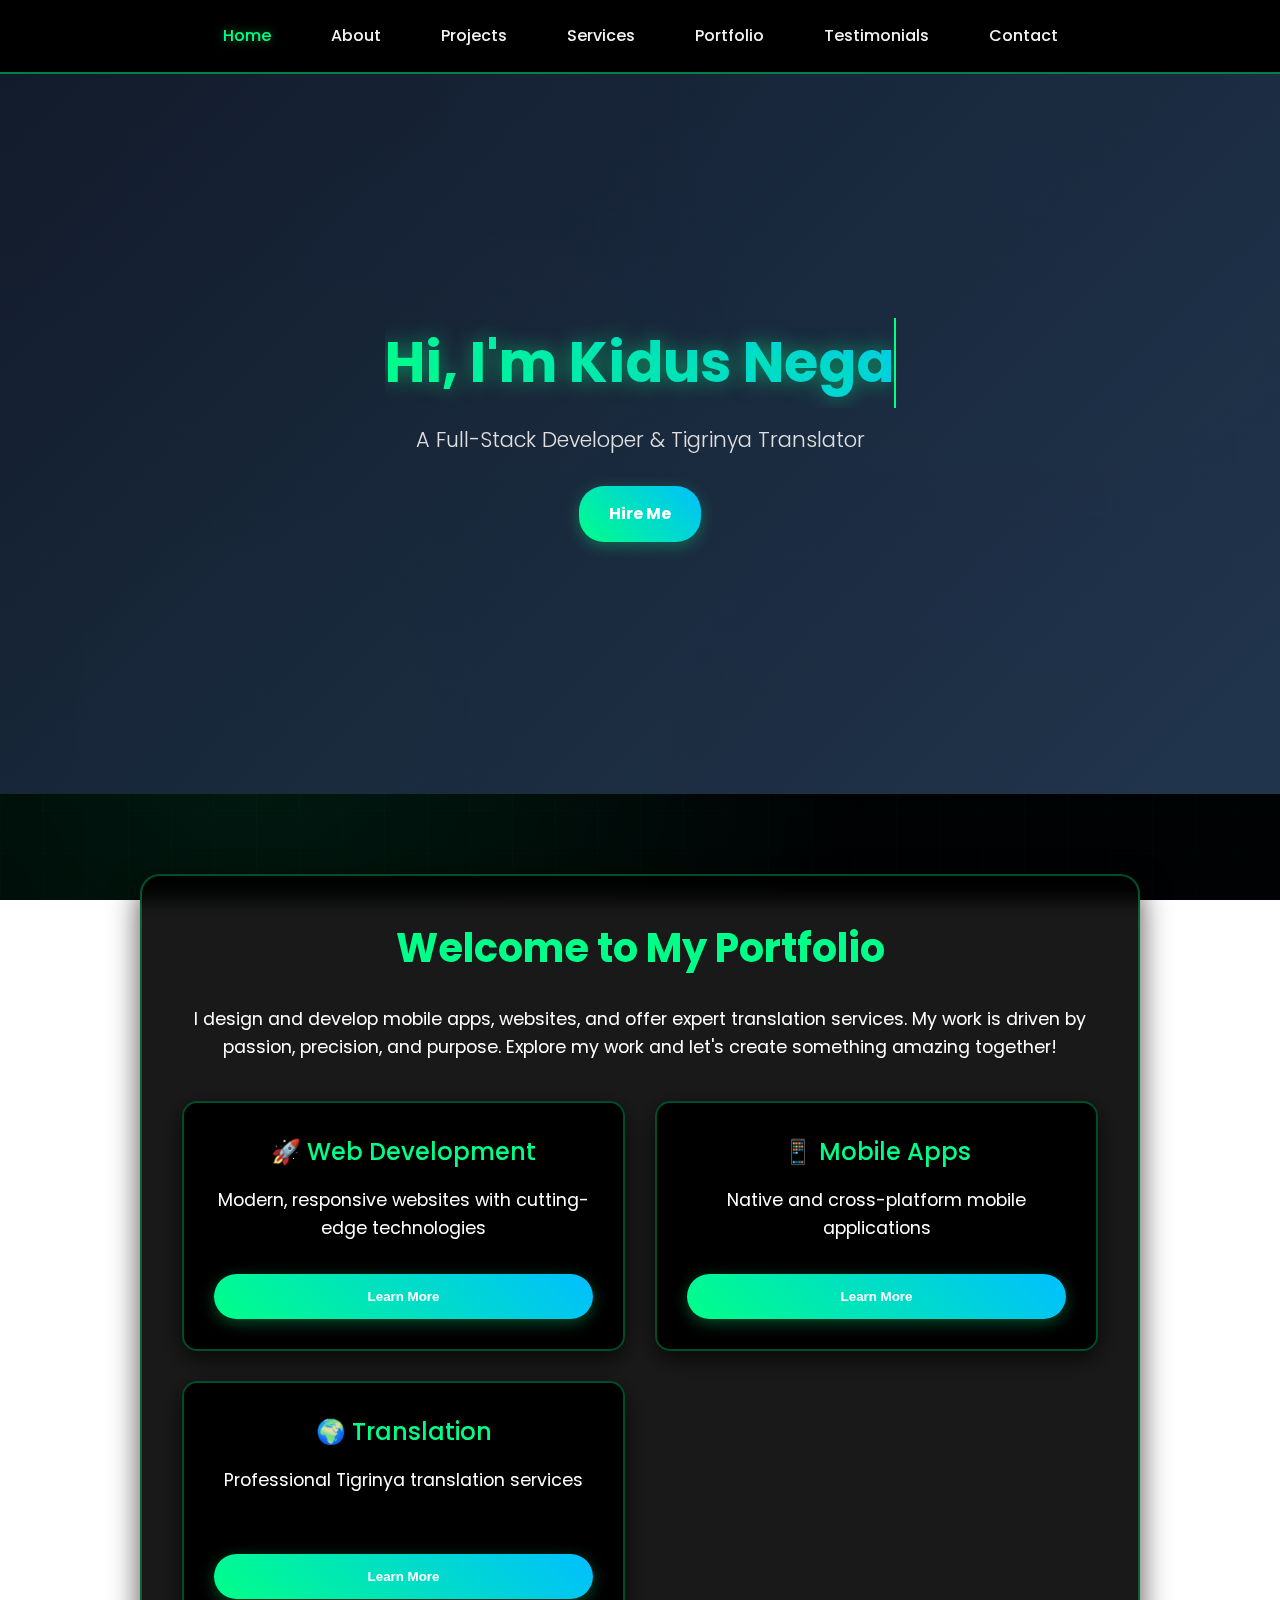
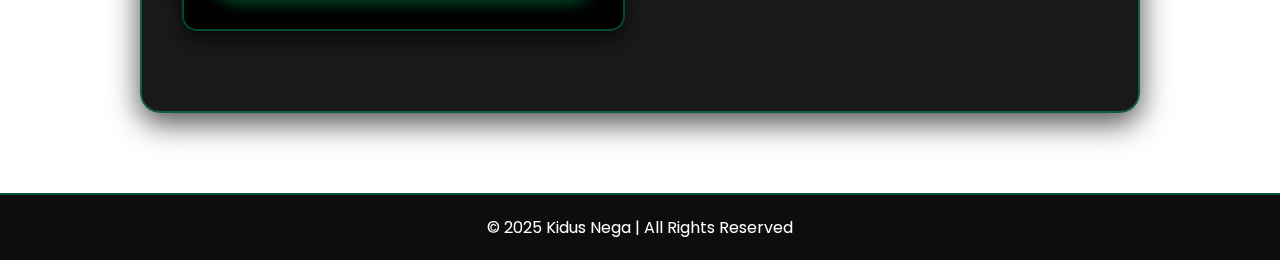
<file: index.html>
<!DOCTYPE html>
<html lang="en">
<head>
  <meta charset="UTF-8">
  <meta name="viewport" content="width=device-width, initial-scale=1.0">
  <title>Kude | Full-Stack Developer & Translator</title>
  <link rel="stylesheet" href="style.css">
  <link href="https://fonts.googleapis.com/css2?family=Poppins:wght@300;500;700&display=swap" rel="stylesheet">
</head>
<body>
  <nav>
    <ul>
      <li><a href="index.html">Home</a></li>
      <li><a href="about.html">About</a></li>
      <li><a href="projects.html">Projects</a></li>
      <li><a href="services.html">Services</a></li>
      <li><a href="portfolio.html">Portfolio</a></li>
      <li><a href="testimonials.html">Testimonials</a></li>
      <li><a href="contact.html">Contact</a></li>
    </ul>
  </nav>

  <header class="hero">
    <div class="hero-text">
      <h1>Hi, I'm Kidus Nega</h1>
      <p>A Full-Stack Developer & Tigrinya Translator</p>
      <a href="contact.html" class="btn">Hire Me</a>
    </div>
  </header>

  <section class="intro">
    <h2>Welcome to My Portfolio</h2>
    <p>I design and develop mobile apps, websites, and offer expert translation services. My work is driven by passion, precision, and purpose. Explore my work and let's create something amazing together!</p>
    
    <div class="grid-container">
      <div class="card">
        <h3>🚀 Web Development</h3>
        <p>Modern, responsive websites with cutting-edge technologies</p>
        <button class="btn" onclick="showDetails('web')">Learn More</button>
      </div>
      
      <div class="card">
        <h3>📱 Mobile Apps</h3>
        <p>Native and cross-platform mobile applications</p>
        <button class="btn" onclick="showDetails('mobile')">Learn More</button>
      </div>
      
      <div class="card">
        <h3>🌍 Translation</h3>
        <p>Professional Tigrinya translation services</p>
        <button class="btn" onclick="showDetails('translation')">Learn More</button>
      </div>
    </div>
    
    <div id="details-modal" class="modal" style="display: none;">
      <div class="modal-content">
        <span class="close">&times;</span>
        <div id="modal-body"></div>
      </div>
    </div>
  </section>

  <footer>
    <p>© 2025 Kidus Nega | All Rights Reserved</p>
  </footer>

  <script src="script.js"></script>
</body>
</html>
</file>
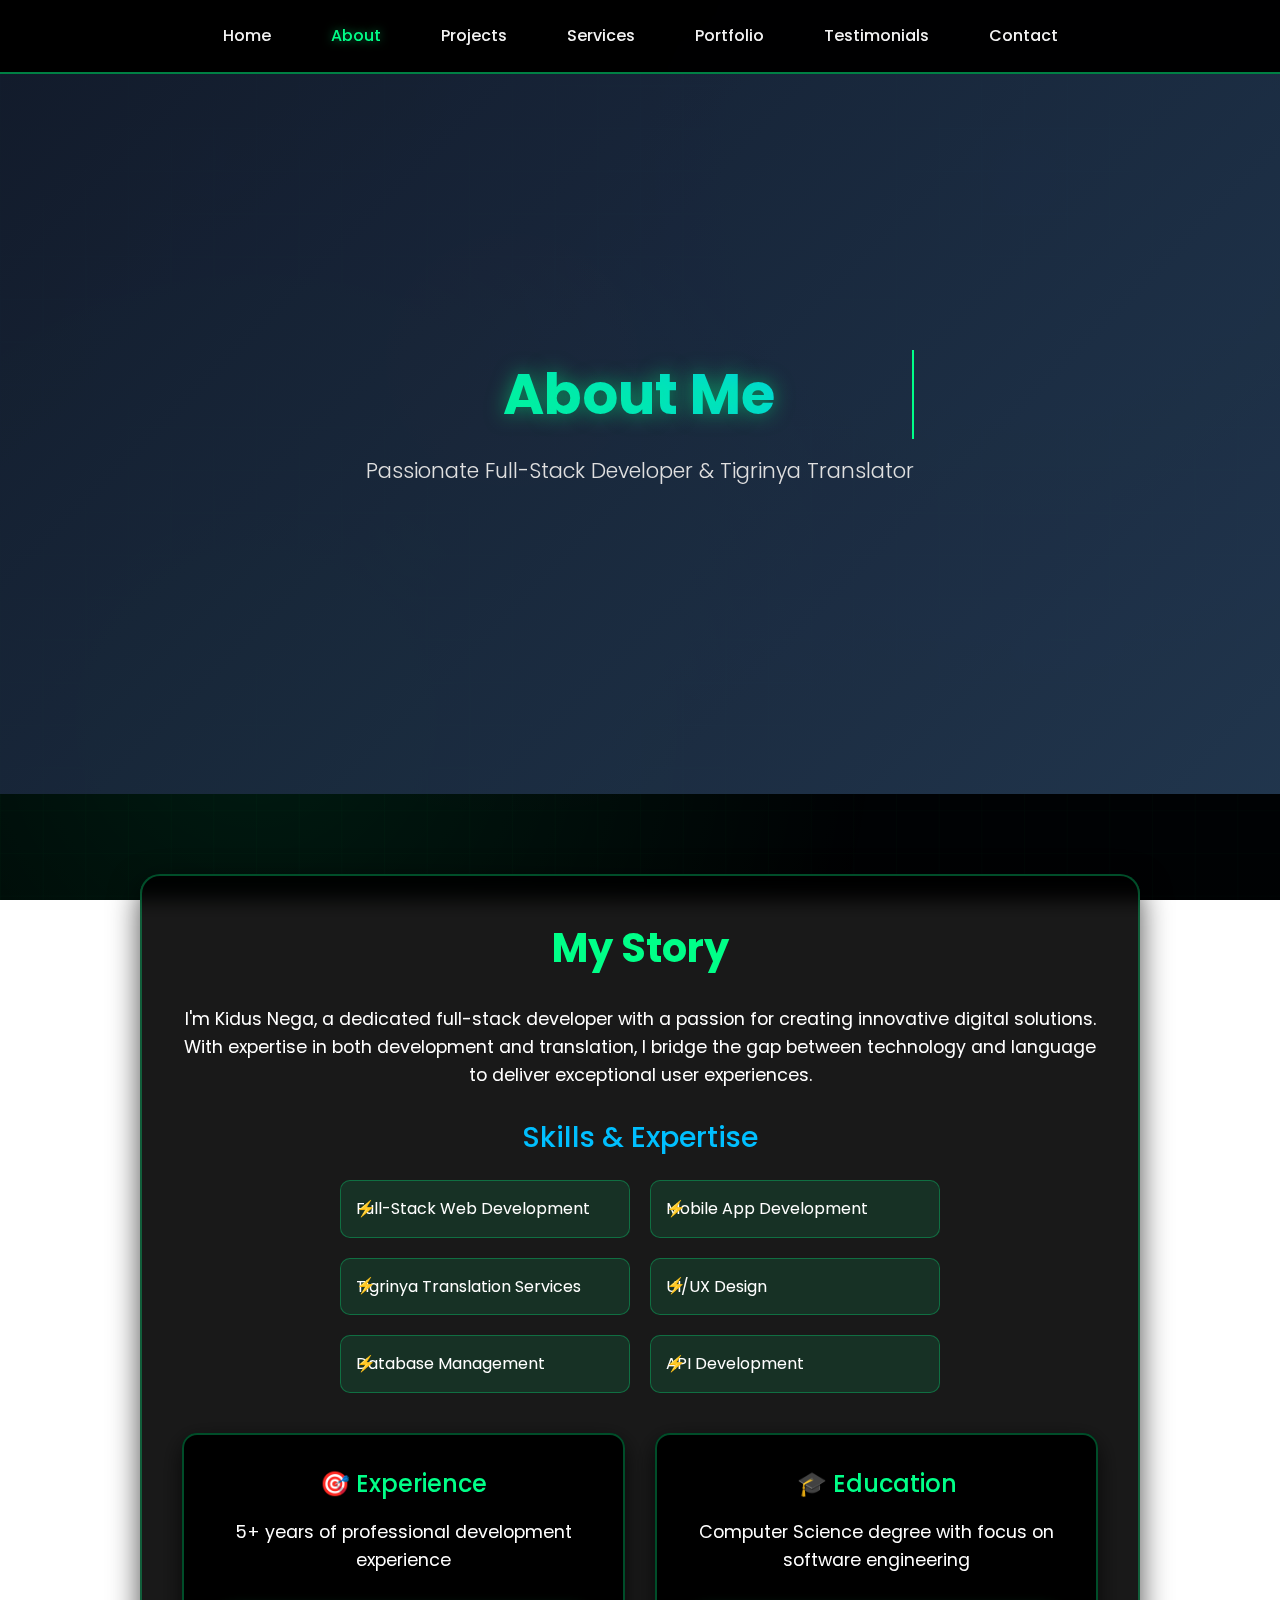
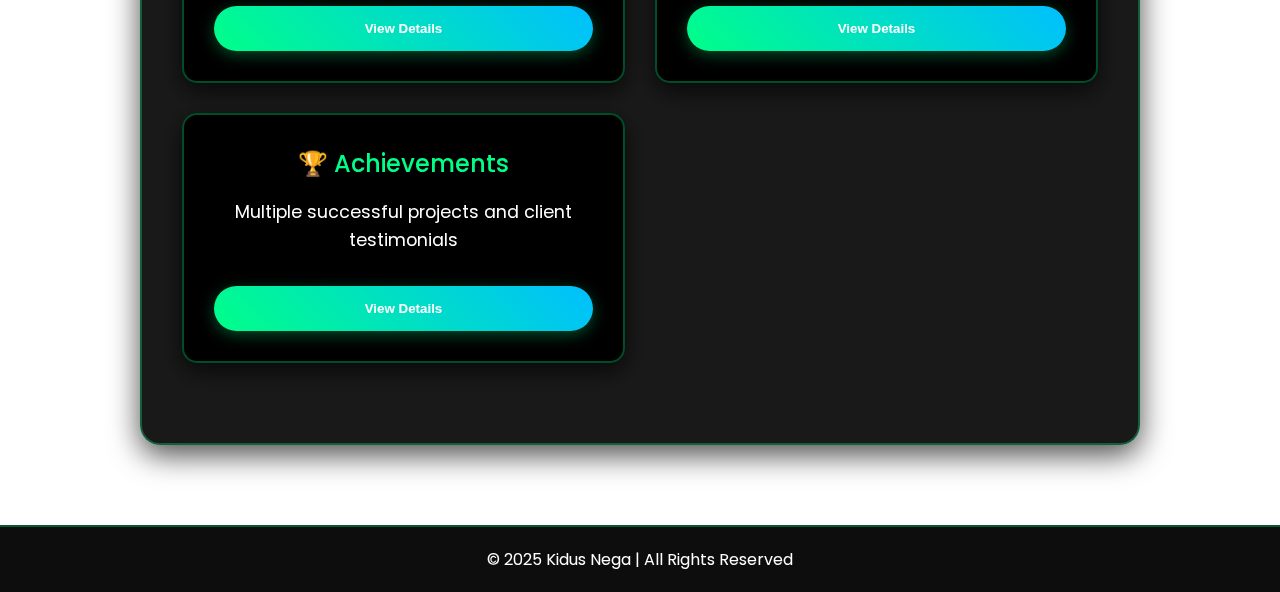
<file: about.html>
<!DOCTYPE html>
<html lang="en">
<head>
  <meta charset="UTF-8">
  <meta name="viewport" content="width=device-width, initial-scale=1.0">
  <title>About - Kidus Nega | Full-Stack Developer & Translator</title>
  <link rel="stylesheet" href="style.css">
  <link href="https://fonts.googleapis.com/css2?family=Poppins:wght@300;500;700&display=swap" rel="stylesheet">
</head>
<body>
  <nav>
    <ul>
      <li><a href="index.html">Home</a></li>
      <li><a href="about.html">About</a></li>
      <li><a href="projects.html">Projects</a></li> 
      <li><a href="services.html">Services</a></li>
      <li><a href="portfolio.html">Portfolio</a></li>
      <li><a href="testimonials.html">Testimonials</a></li>
      <li><a href="contact.html">Contact</a></li>
    </ul>
  </nav>

  <header class="hero">
    <div class="hero-text">
      <h1>About Me</h1>
      <p>Passionate Full-Stack Developer & Tigrinya Translator</p>
    </div>
  </header>

  <section class="intro">
    <h2>My Story</h2>
    <p>I'm Kidus Nega, a dedicated full-stack developer with a passion for creating innovative digital solutions. With expertise in both development and translation, I bridge the gap between technology and language to deliver exceptional user experiences.</p>
    
    <h3>Skills & Expertise</h3>
    <ul style="text-align: left; max-width: 600px; margin: 20px auto;">
      <li>Full-Stack Web Development</li>
      <li>Mobile App Development</li>
      <li>Tigrinya Translation Services</li>
      <li>UI/UX Design</li>
      <li>Database Management</li>
      <li>API Development</li>
    </ul>
    
    <div class="grid-container">
      <div class="card">
        <h3>🎯 Experience</h3>
        <p>5+ years of professional development experience</p>
        <button class="btn" onclick="showDetails('experience')">View Details</button>
      </div>
      
      <div class="card">
        <h3>🎓 Education</h3>
        <p>Computer Science degree with focus on software engineering</p>
        <button class="btn" onclick="showDetails('education')">View Details</button>
      </div>
      
      <div class="card">
        <h3>🏆 Achievements</h3>
        <p>Multiple successful projects and client testimonials</p>
        <button class="btn" onclick="showDetails('achievements')">View Details</button>
      </div>
    </div>
    
    <div id="details-modal" class="modal" style="display: none;">
      <div class="modal-content">
        <span class="close">&times;</span>
        <div id="modal-body"></div>
      </div>
    </div>
  </section>

  <footer>
    <p>© 2025 Kidus Nega | All Rights Reserved</p>
  </footer>

  <script src="script.js"></script>
</body>
</html>
</file>
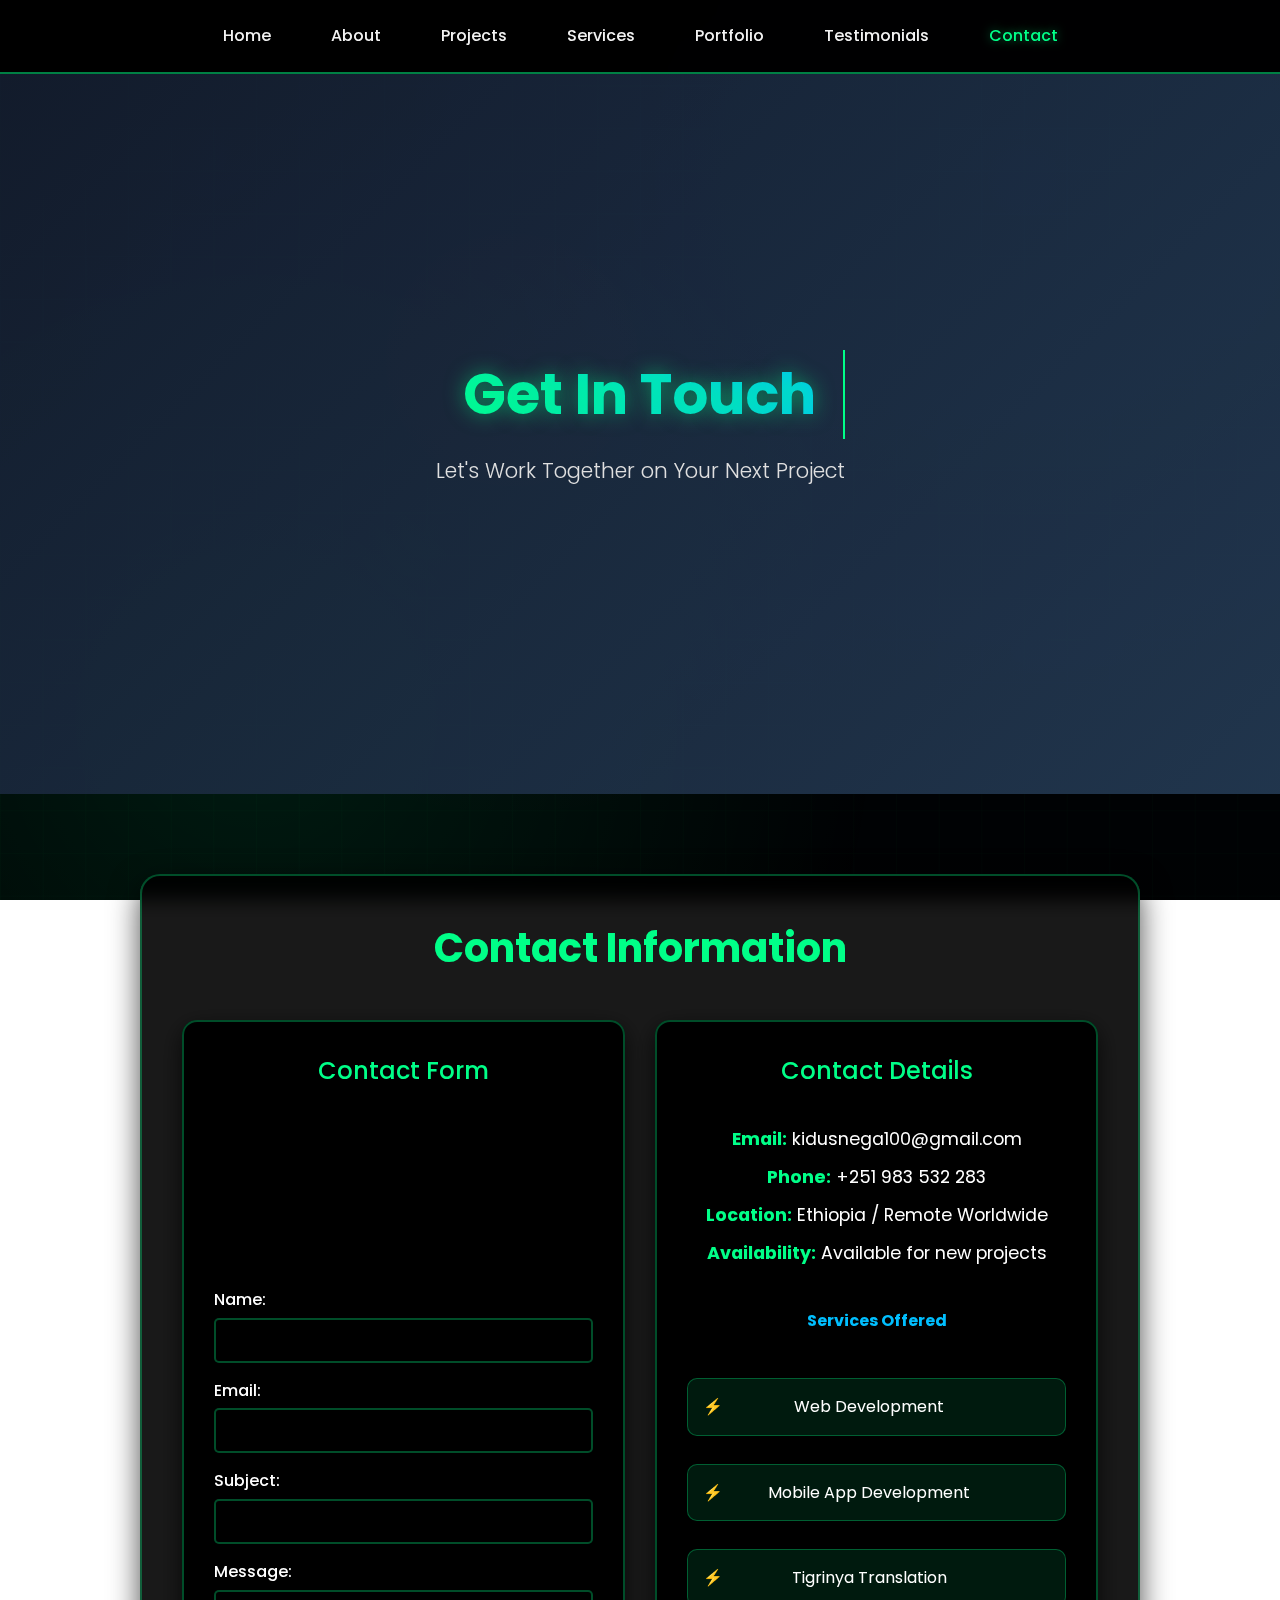
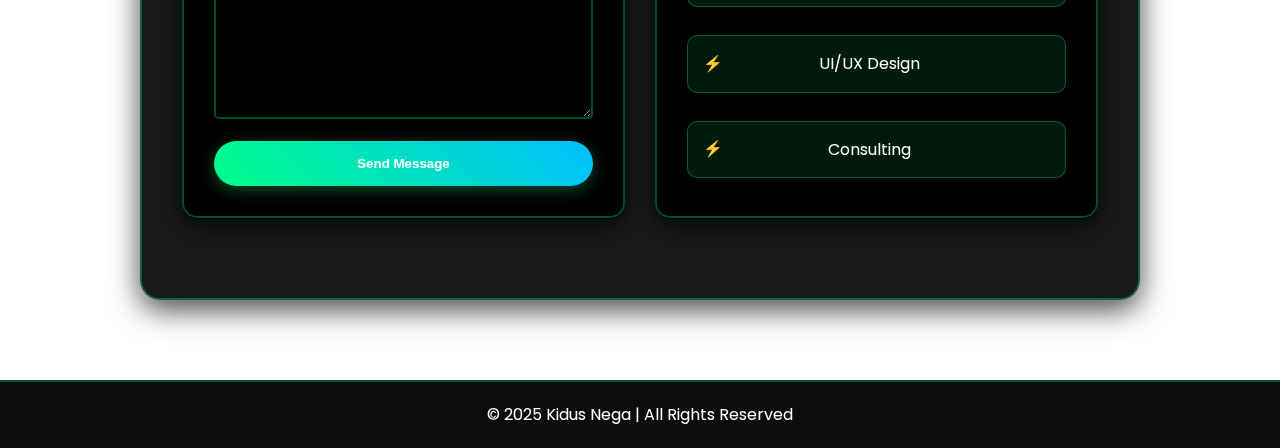
<file: contact.html>
<!DOCTYPE html>
<html lang="en">
<head>
  <meta charset="UTF-8">
  <meta name="viewport" content="width=device-width, initial-scale=1.0">
  <title>Contact - Kidus Nega | Full-Stack Developer & Translator</title>
  <link rel="stylesheet" href="style.css">
  <link href="https://fonts.googleapis.com/css2?family=Poppins:wght@300;500;700&display=swap" rel="stylesheet">
</head>
<body>
  <nav>
    <ul>
      <li><a href="index.html">Home</a></li>
      <li><a href="about.html">About</a></li>
      <li><a href="projects.html">Projects</a></li>
      <li><a href="services.html">Services</a></li>
      <li><a href="portfolio.html">Portfolio</a></li>
      <li><a href="testimonials.html">Testimonials</a></li>
      <li><a href="contact.html">Contact</a></li>
    </ul>
  </nav>

  <header class="hero">
    <div class="hero-text">
      <h1>Get In Touch</h1>
      <p>Let's Work Together on Your Next Project</p>
    </div>
  </header>

  <section class="intro">
    <h2>Contact Information</h2>
    <div class="grid-container">
      <div class="card">
        <h3>Contact Form</h3>
        <form style="text-align: left;">
          <div style="margin-bottom: 15px;">
            <label for="name" style="display: block; margin-bottom: 5px; font-weight: 500; color: #ffffff;">Name:</label>
            <input type="text" id="name" name="name" required style="width: 100%; padding: 10px; border: 1px solid #ddd; border-radius: 5px; background: rgba(0, 0, 0, 0.8); color: white; border: 2px solid rgba(0, 255, 136, 0.3);">
          </div>
          
          <div style="margin-bottom: 15px;">
            <label for="email" style="display: block; margin-bottom: 5px; font-weight: 500; color: #ffffff;">Email:</label>
            <input type="email" id="email" name="email" required style="width: 100%; padding: 10px; border: 1px solid #ddd; border-radius: 5px; background: rgba(0, 0, 0, 0.8); color: white; border: 2px solid rgba(0, 255, 136, 0.3);">
          </div>
          
          <div style="margin-bottom: 15px;">
            <label for="subject" style="display: block; margin-bottom: 5px; font-weight: 500; color: #ffffff;">Subject:</label>
            <input type="text" id="subject" name="subject" required style="width: 100%; padding: 10px; border: 1px solid #ddd; border-radius: 5px; background: rgba(0, 0, 0, 0.8); color: white; border: 2px solid rgba(0, 255, 136, 0.3);">
          </div>
          
          <div style="margin-bottom: 15px;">
            <label for="message" style="display: block; margin-bottom: 5px; font-weight: 500; color: #ffffff;">Message:</label>
            <textarea id="message" name="message" rows="5" required style="width: 100%; padding: 10px; border: 1px solid #ddd; border-radius: 5px; resize: vertical; background: rgba(0, 0, 0, 0.8); color: white; border: 2px solid rgba(0, 255, 136, 0.3);"></textarea>
          </div>
          
          <button type="submit" class="btn" style="width: 100%;">Send Message</button>
        </form>
      </div>
      
      <div class="card">
        <h3>Contact Details</h3>
        <div style="margin-top: 20px;">
          <p style="color: #ffffff; margin-bottom: 10px;"><strong style="color: #00ff88;">Email:</strong> kidusnega100@gmail.com</p>
          <p style="color: #ffffff; margin-bottom: 10px;"><strong style="color: #00ff88;">Phone:</strong> +251 983 532 283</p>
          <p style="color: #ffffff; margin-bottom: 10px;"><strong style="color: #00ff88;">Location:</strong> Ethiopia / Remote Worldwide</p>
          <p style="color: #ffffff; margin-bottom: 10px;"><strong style="color: #00ff88;">Availability:</strong> Available for new projects</p>
        </div>
        
        <h4 style="margin-top: 30px; margin-bottom: 15px; color: #00bfff;">Services Offered</h4>
        <ul style="text-align: center; color: #ffffff; list-style: none; padding: 0;">
          <li style="margin-bottom: 8px; padding-left: 0;">
            Web Development
          </li>
          <li style="margin-bottom: 8px; padding-left: 0;">
            Mobile App Development
          </li>
          <li style="margin-bottom: 8px; padding-left: 0;">
            Tigrinya Translation
          </li>
          <li style="margin-bottom: 8px; padding-left: 0;">
            UI/UX Design
          </li>
          <li style="margin-bottom: 8px; padding-left: 0;">
            Consulting
          </li>
        </ul>
      </div>
    </div>
  </section>

  <footer>
    <p>© 2025 Kidus Nega | All Rights Reserved</p>
  </footer>

  <script src="script.js"></script>
</body>
</html>
</file>
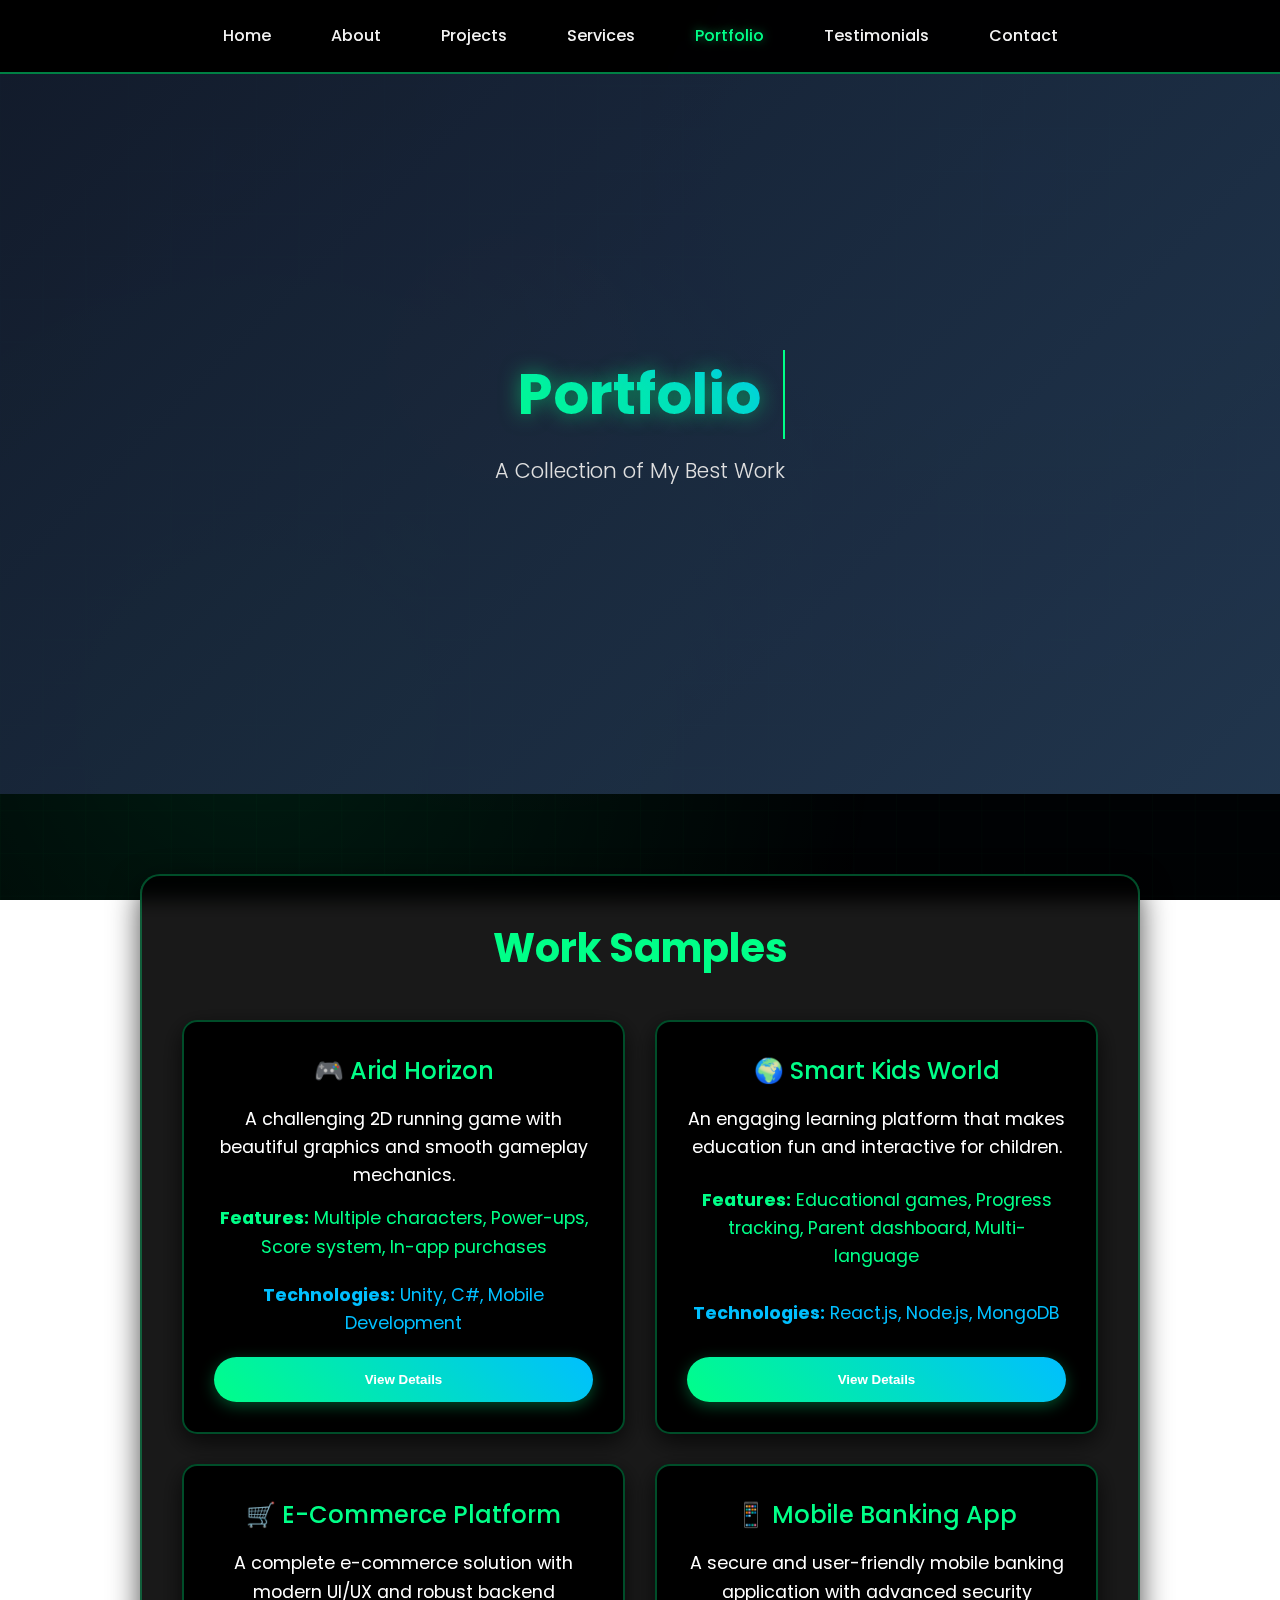
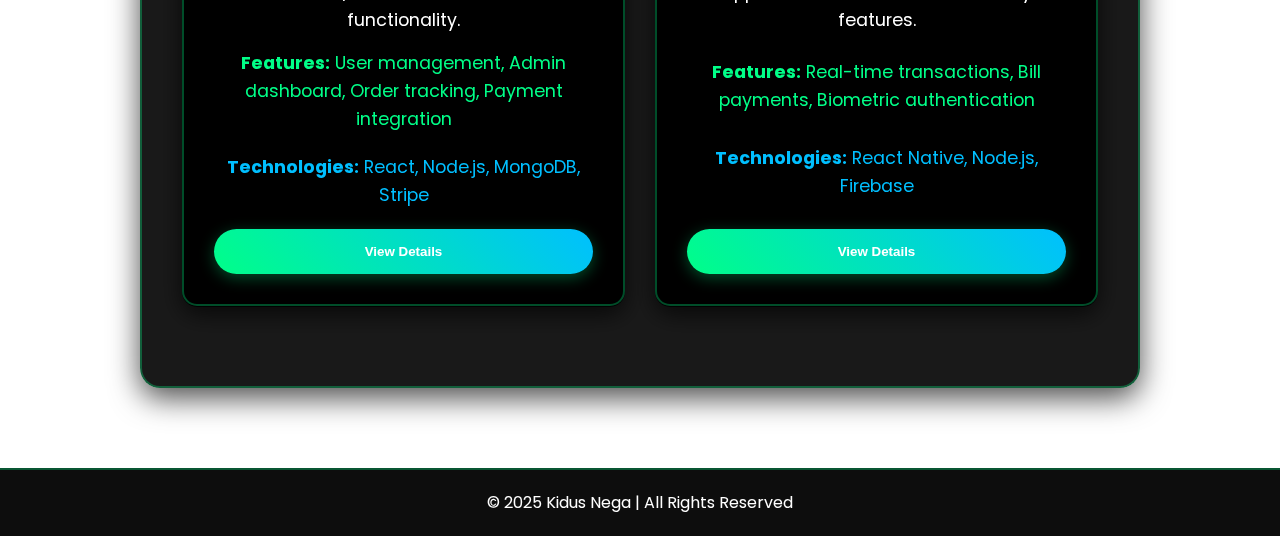
<file: portfolio.html>
<!DOCTYPE html>
<html lang="en">
<head>
  <meta charset="UTF-8">
  <meta name="viewport" content="width=device-width, initial-scale=1.0">
  <title>Portfolio - Kidus Nega | Full-Stack Developer & Translator</title>
  <link rel="stylesheet" href="style.css">
  <link href="https://fonts.googleapis.com/css2?family=Poppins:wght@300;500;700&display=swap" rel="stylesheet">
</head>
<body>
  <nav>
    <ul>
      <li><a href="index.html">Home</a></li>
      <li><a href="about.html">About</a></li>
      <li><a href="projects.html">Projects</a></li>
      <li><a href="services.html">Services</a></li>
      <li><a href="portfolio.html">Portfolio</a></li>
      <li><a href="testimonials.html">Testimonials</a></li>
      <li><a href="contact.html">Contact</a></li>
    </ul>
  </nav>

  <header class="hero">
    <div class="hero-text">
      <h1>Portfolio</h1>
      <p>A Collection of My Best Work</p>
    </div>
  </header>

  <section class="intro">
    <h2>Work Samples</h2>
    <div class="grid-container">
      <div class="card">
        <h3>🎮 Arid Horizon</h3>
        <p style="color: #ffffff; margin-bottom: 15px;">A challenging 2D running game with beautiful graphics and smooth gameplay mechanics.</p>
        <p style="color: #00ff88;"><strong>Features:</strong> Multiple characters, Power-ups, Score system, In-app purchases</p>
        <p style="color: #00bfff;"><strong>Technologies:</strong> Unity, C#, Mobile Development</p>
        <button class="btn" onclick="showPortfolioDetails('arid-horizon')">View Details</button>
      </div>
      
      <div class="card">
        <h3>🌍 Smart Kids World</h3>
        <p style="color: #ffffff; margin-bottom: 15px;">An engaging learning platform that makes education fun and interactive for children.</p>
        <p style="color: #00ff88;"><strong>Features:</strong> Educational games, Progress tracking, Parent dashboard, Multi-language</p>
        <p style="color: #00bfff;"><strong>Technologies:</strong> React.js, Node.js, MongoDB</p>
        <button class="btn" onclick="showPortfolioDetails('smart-kids')">View Details</button>
      </div>
      
      <div class="card">
        <h3>🛒 E-Commerce Platform</h3>
        <p style="color: #ffffff; margin-bottom: 15px;">A complete e-commerce solution with modern UI/UX and robust backend functionality.</p>
        <p style="color: #00ff88;"><strong>Features:</strong> User management, Admin dashboard, Order tracking, Payment integration</p>
        <p style="color: #00bfff;"><strong>Technologies:</strong> React, Node.js, MongoDB, Stripe</p>
        <button class="btn" onclick="showPortfolioDetails('ecommerce')">View Details</button>
      </div>
      
      <div class="card">
        <h3>📱 Mobile Banking App</h3>
        <p style="color: #ffffff; margin-bottom: 15px;">A secure and user-friendly mobile banking application with advanced security features.</p>
        <p style="color: #00ff88;"><strong>Features:</strong> Real-time transactions, Bill payments, Biometric authentication</p>
        <p style="color: #00bfff;"><strong>Technologies:</strong> React Native, Node.js, Firebase</p>
        <button class="btn" onclick="showPortfolioDetails('banking')">View Details</button>
      </div>
    </div>
    
    <div id="details-modal" class="modal" style="display: none;">
      <div class="modal-content">
        <span class="close">&times;</span>
        <div id="modal-body"></div>
      </div>
    </div>
  </section>

  <footer>
    <p>© 2025 Kidus Nega | All Rights Reserved</p>
  </footer>

  <script src="script.js"></script>
  <script>
    // Portfolio-specific modal functionality
    function showPortfolioDetails(project) {
      const modal = document.getElementById('details-modal');
      const modalBody = document.getElementById('modal-body');
      
      const portfolioDetails = {
        'arid-horizon': {
          title: '🎮 Arid Horizon - 2D Running Game',
          content: `
            <h3>Mobile Game Development</h3>
            <ul>
              <li><strong>Platform:</strong> iOS & Android</li>
              <li><strong>Engine:</strong> Unity</li>
              <li><strong>Language:</strong> C#</li>
              <li><strong>Genre:</strong> Endless Runner</li>
              <li><strong>Features:</strong> Multiple characters, Power-ups, Score system</li>
              <li><strong>Monetization:</strong> In-app purchases, Ads</li>
            </ul>
            <p>A challenging and addictive 2D running game with beautiful graphics and smooth gameplay mechanics.</p>
          `
        },
        'smart-kids': {
          title: '🌍 Smart Kids World - Interactive Learning Platform',
          content: `
            <h3>Educational Website for Children</h3>
            <ul>
              <li><strong>Platform:</strong> Web (Responsive)</li>
              <li><strong>Frontend:</strong> React.js</li>
              <li><strong>Backend:</strong> Node.js</li>
              <li><strong>Database:</strong> MongoDB</li>
              <li><strong>Features:</strong> Educational games, Progress tracking, Parent dashboard</li>
              <li><strong>Languages:</strong> English, Tigrinya, Multiple languages</li>
            </ul>
            <p>An engaging learning platform that makes education fun and interactive for children worldwide.</p>
          `
        },
        'ecommerce': {
          title: '🛒 E-Commerce Platform',
          content: `
            <h3>Full-Stack E-Commerce Solution</h3>
            <ul>
              <li><strong>Frontend:</strong> React.js</li>
              <li><strong>Backend:</strong> Node.js</li>
              <li><strong>Database:</strong> MongoDB</li>
              <li><strong>Payment:</strong> Stripe Integration</li>
              <li><strong>Features:</strong> User management, Admin dashboard, Order tracking</li>
              <li><strong>Security:</strong> JWT Authentication, Data encryption</li>
            </ul>
            <p>A complete e-commerce solution with modern UI/UX and robust backend functionality.</p>
          `
        },
        'banking': {
          title: '📱 Mobile Banking Application',
          content: `
            <h3>Secure Banking App</h3>
            <ul>
              <li><strong>Platform:</strong> React Native (iOS & Android)</li>
              <li><strong>Backend:</strong> Node.js</li>
              <li><strong>Database:</strong> Firebase</li>
              <li><strong>Security:</strong> Biometric authentication, Encryption</li>
              <li><strong>Features:</strong> Real-time transactions, Bill payments, Transfer money</li>
              <li><strong>Compliance:</strong> Banking security standards</li>
            </ul>
            <p>A secure and user-friendly mobile banking application with advanced security features.</p>
          `
        }
      };
      
      modalBody.innerHTML = `
        <h2>${portfolioDetails[project].title}</h2>
        ${portfolioDetails[project].content}
        <button class="btn" onclick="closeModal()">Close</button>
      `;
      
      modal.style.display = 'block';
      setTimeout(() => modal.classList.add('show'), 10);
    }
  </script>
</body>
</html>
</file>
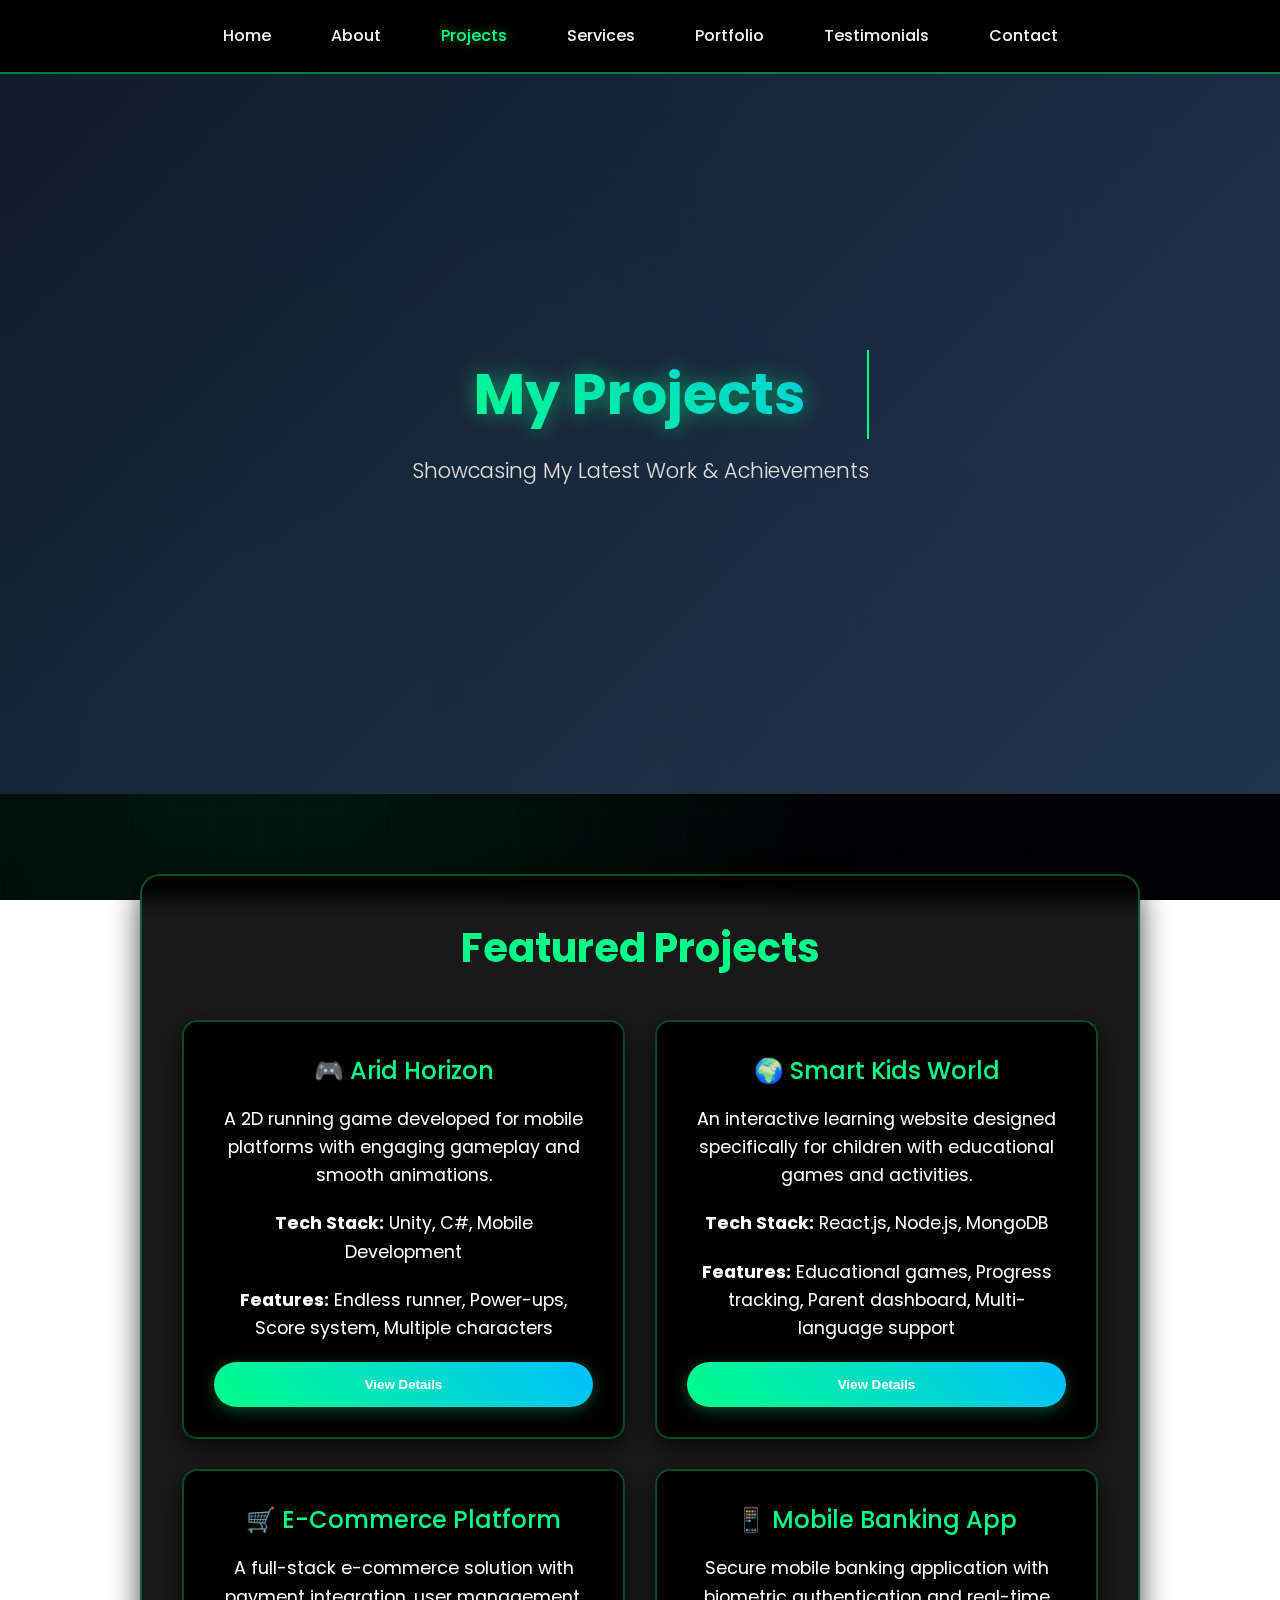
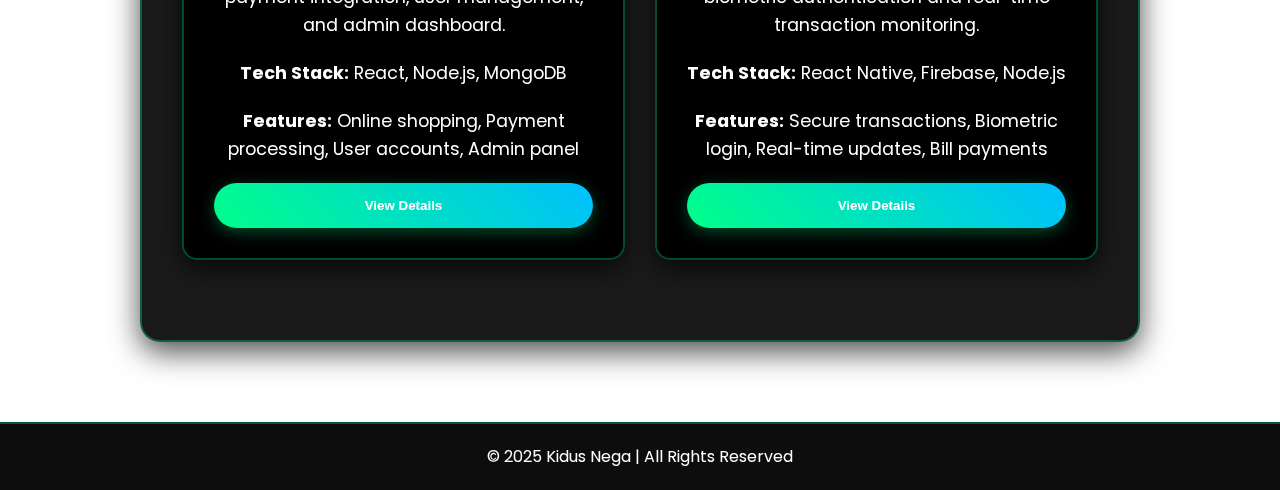
<file: projects.html>
<!DOCTYPE html>
<html lang="en">
<head>
  <meta charset="UTF-8">
  <meta name="viewport" content="width=device-width, initial-scale=1.0">
  <title>Projects - Kidus Nega | Full-Stack Developer & Translator</title>
  <link rel="stylesheet" href="style.css">
  <link href="https://fonts.googleapis.com/css2?family=Poppins:wght@300;500;700&display=swap" rel="stylesheet">
</head>
<body>
  <nav>
    <ul>
      <li><a href="index.html">Home</a></li>
      <li><a href="about.html">About</a></li>
      <li><a href="projects.html">Projects</a></li>
      <li><a href="services.html">Services</a></li>
      <li><a href="portfolio.html">Portfolio</a></li>
      <li><a href="testimonials.html">Testimonials</a></li>
      <li><a href="contact.html">Contact</a></li>
    </ul>
  </nav>

  <header class="hero">
    <div class="hero-text">
      <h1>My Projects</h1>
      <p>Showcasing My Latest Work & Achievements</p>
    </div>
  </header>

  <section class="intro">
    <h2>Featured Projects</h2>
    <div class="grid-container">
      <div class="card">
        <h3>🎮 Arid Horizon</h3>
        <p>A 2D running game developed for mobile platforms with engaging gameplay and smooth animations.</p>
        <p><strong>Tech Stack:</strong> Unity, C#, Mobile Development</p>
        <p><strong>Features:</strong> Endless runner, Power-ups, Score system, Multiple characters</p>
        <button class="btn" onclick="showProjectDetails('arid-horizon')">View Details</button>
      </div>
      
      <div class="card">
        <h3>🌍 Smart Kids World</h3>
        <p>An interactive learning website designed specifically for children with educational games and activities.</p>
        <p><strong>Tech Stack:</strong> React.js, Node.js, MongoDB</p>
        <p><strong>Features:</strong> Educational games, Progress tracking, Parent dashboard, Multi-language support</p>
        <button class="btn" onclick="showProjectDetails('smart-kids')">View Details</button>
      </div>
      
      <div class="card">
        <h3>🛒 E-Commerce Platform</h3>
        <p>A full-stack e-commerce solution with payment integration, user management, and admin dashboard.</p>
        <p><strong>Tech Stack:</strong> React, Node.js, MongoDB</p>
        <p><strong>Features:</strong> Online shopping, Payment processing, User accounts, Admin panel</p>
        <button class="btn" onclick="showProjectDetails('ecommerce')">View Details</button>
      </div>
      
      <div class="card">
        <h3>📱 Mobile Banking App</h3>
        <p>Secure mobile banking application with biometric authentication and real-time transaction monitoring.</p>
        <p><strong>Tech Stack:</strong> React Native, Firebase, Node.js</p>
        <p><strong>Features:</strong> Secure transactions, Biometric login, Real-time updates, Bill payments</p>
        <button class="btn" onclick="showProjectDetails('banking')">View Details</button>
      </div>
    </div>
    
    <div id="details-modal" class="modal" style="display: none;">
      <div class="modal-content">
        <span class="close">&times;</span>
        <div id="modal-body"></div>
      </div>
    </div>
  </section>

  <footer>
    <p>© 2025 Kidus Nega | All Rights Reserved</p>
  </footer>

  <script src="script.js"></script>
  <script>
    // Project-specific modal functionality
    function showProjectDetails(project) {
      const modal = document.getElementById('details-modal');
      const modalBody = document.getElementById('modal-body');
      
      const projectDetails = {
        'arid-horizon': {
          title: '🎮 Arid Horizon - 2D Running Game',
          content: `
            <h3>Mobile Game Development</h3>
            <ul>
              <li><strong>Platform:</strong> iOS & Android</li>
              <li><strong>Engine:</strong> Unity</li>
              <li><strong>Language:</strong> C#</li>
              <li><strong>Genre:</strong> Endless Runner</li>
              <li><strong>Features:</strong> Multiple characters, Power-ups, Score system</li>
              <li><strong>Monetization:</strong> In-app purchases, Ads</li>
            </ul>
            <p>A challenging and addictive 2D running game with beautiful graphics and smooth gameplay mechanics.</p>
          `
        },
        'smart-kids': {
          title: '🌍 Smart Kids World - Interactive Learning Platform',
          content: `
            <h3>Educational Website for Children</h3>
            <ul>
              <li><strong>Platform:</strong> Web (Responsive)</li>
              <li><strong>Frontend:</strong> React.js</li>
              <li><strong>Backend:</strong> Node.js</li>
              <li><strong>Database:</strong> MongoDB</li>
              <li><strong>Features:</strong> Educational games, Progress tracking, Parent dashboard</li>
              <li><strong>Languages:</strong> English, Tigrinya, Multiple languages</li>
            </ul>
            <p>An engaging learning platform that makes education fun and interactive for children worldwide.</p>
          `
        },
        'ecommerce': {
          title: '🛒 E-Commerce Platform',
          content: `
            <h3>Full-Stack E-Commerce Solution</h3>
            <ul>
              <li><strong>Frontend:</strong> React.js</li>
              <li><strong>Backend:</strong> Node.js</li>
              <li><strong>Database:</strong> MongoDB</li>
              <li><strong>Payment:</strong> Stripe Integration</li>
              <li><strong>Features:</strong> User management, Admin dashboard, Order tracking</li>
              <li><strong>Security:</strong> JWT Authentication, Data encryption</li>
            </ul>
            <p>A complete e-commerce solution with modern UI/UX and robust backend functionality.</p>
          `
        },
        'banking': {
          title: '📱 Mobile Banking Application',
          content: `
            <h3>Secure Banking App</h3>
            <ul>
              <li><strong>Platform:</strong> React Native (iOS & Android)</li>
              <li><strong>Backend:</strong> Node.js</li>
              <li><strong>Database:</strong> Firebase</li>
              <li><strong>Security:</strong> Biometric authentication, Encryption</li>
              <li><strong>Features:</strong> Real-time transactions, Bill payments, Transfer money</li>
              <li><strong>Compliance:</strong> Banking security standards</li>
            </ul>
            <p>A secure and user-friendly mobile banking application with advanced security features.</p>
          `
        }
      };
      
      modalBody.innerHTML = `
        <h2>${projectDetails[project].title}</h2>
        ${projectDetails[project].content}
        <button class="btn" onclick="closeModal()">Close</button>
      `;
      
      modal.style.display = 'block';
      setTimeout(() => modal.classList.add('show'), 10);
    }
  </script>
</body>
</html>
</file>
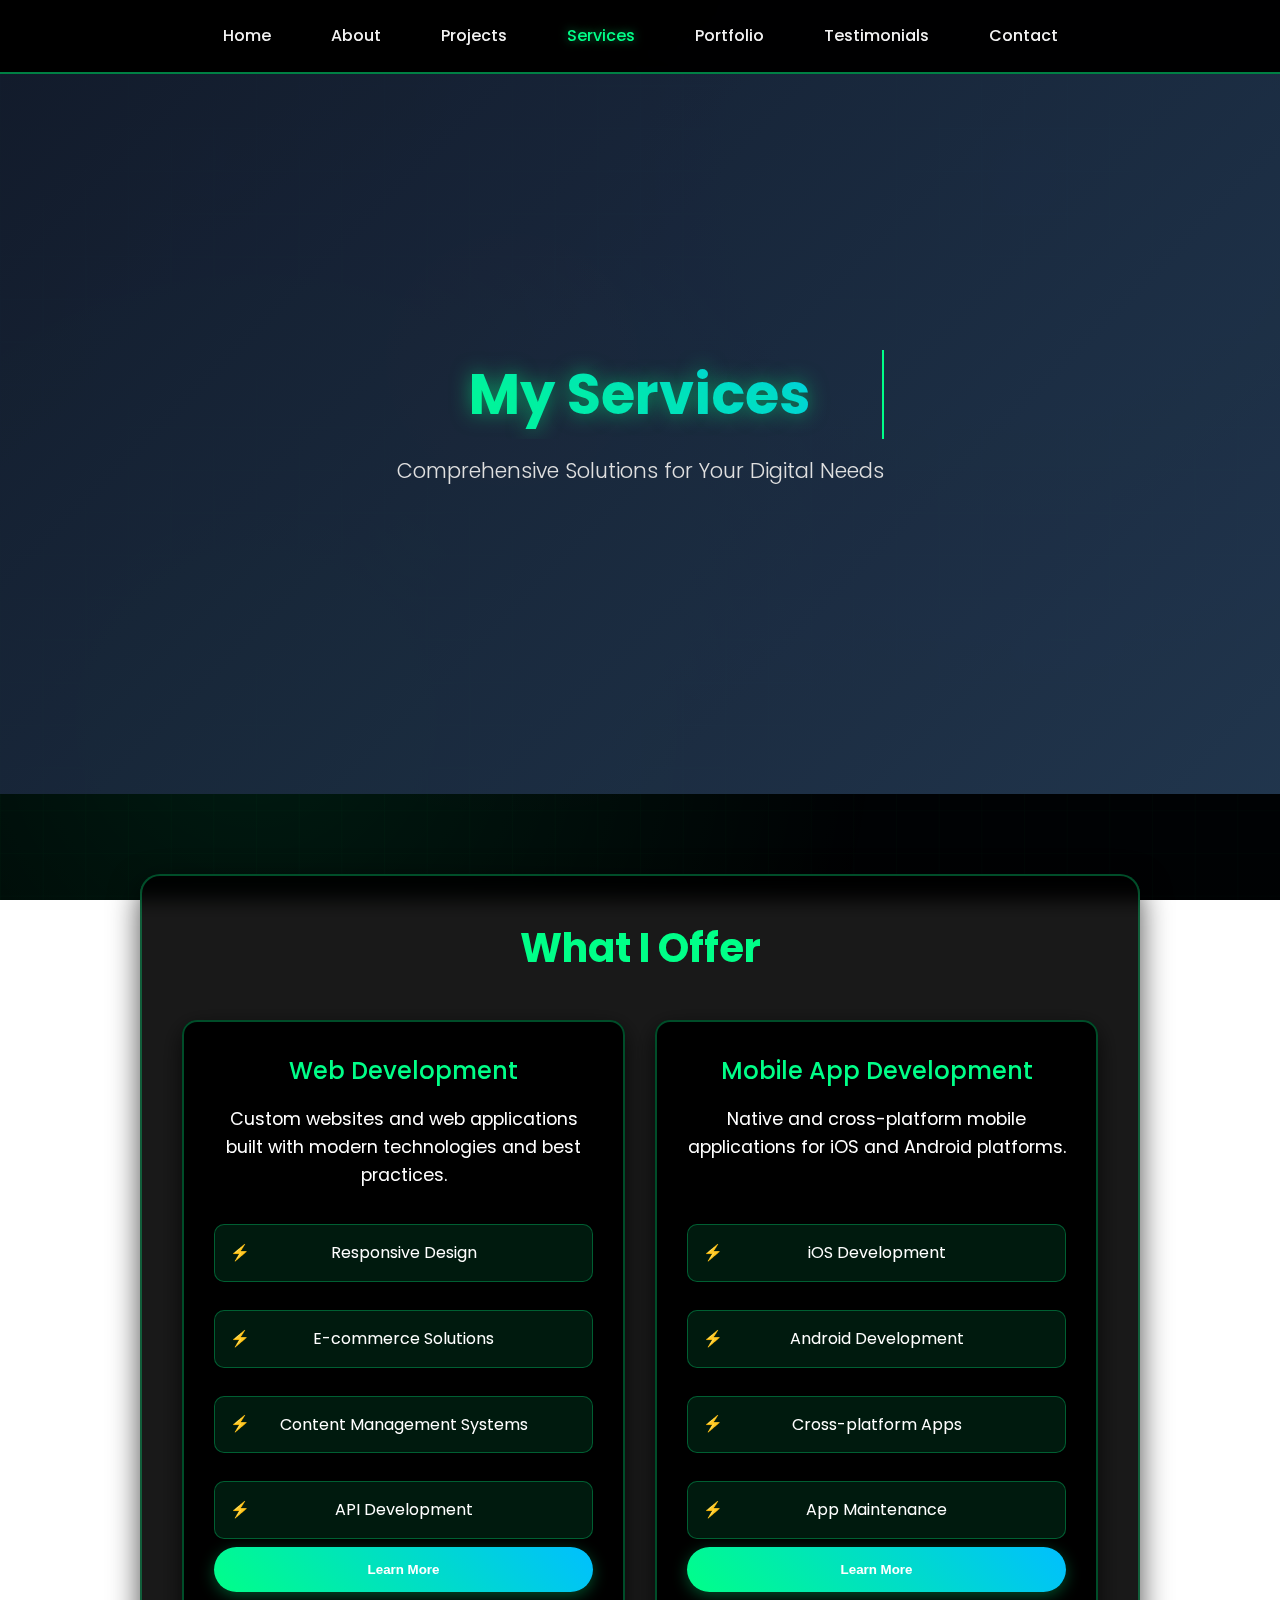
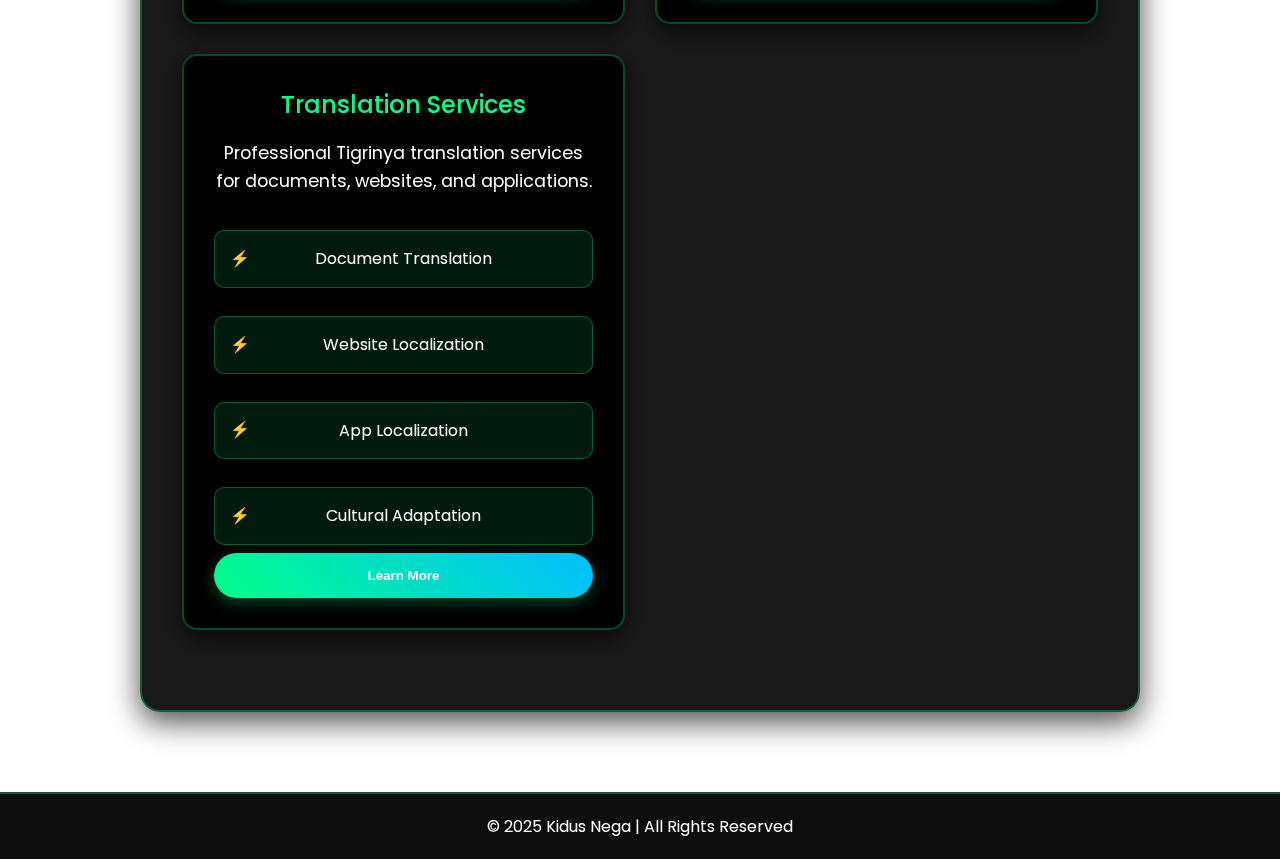
<file: services.html>
<!DOCTYPE html>
<html lang="en">
<head>
  <meta charset="UTF-8">
  <meta name="viewport" content="width=device-width, initial-scale=1.0">
  <title>Services - Kidus Nega | Full-Stack Developer & Translator</title>
  <link rel="stylesheet" href="style.css">
  <link href="https://fonts.googleapis.com/css2?family=Poppins:wght@300;500;700&display=swap" rel="stylesheet">
</head>
<body>
  <nav>
    <ul>
      <li><a href="index.html">Home</a></li>
      <li><a href="about.html">About</a></li>
      <li><a href="projects.html">Projects</a></li>
      <li><a href="services.html">Services</a></li>
      <li><a href="portfolio.html">Portfolio</a></li>
      <li><a href="testimonials.html">Testimonials</a></li>
      <li><a href="contact.html">Contact</a></li>
    </ul>
  </nav>

  <header class="hero">
    <div class="hero-text">
      <h1>My Services</h1>
      <p>Comprehensive Solutions for Your Digital Needs</p>
    </div>
  </header>

  <section class="intro">
    <h2>What I Offer</h2>
    <div class="grid-container">
      <div class="card">
        <h3>Web Development</h3>
        <p>Custom websites and web applications built with modern technologies and best practices.</p>
        <ul style="margin-top: 15px; color: #ffffff;">
          <li style="margin-bottom: 8px;">Responsive Design</li>
          <li style="margin-bottom: 8px;">E-commerce Solutions</li>
          <li style="margin-bottom: 8px;">Content Management Systems</li>
          <li style="margin-bottom: 8px;">API Development</li>
        </ul>
        <button class="btn" onclick="showServiceDetails('web')">Learn More</button>
      </div>
      
      <div class="card">
        <h3>Mobile App Development</h3>
        <p>Native and cross-platform mobile applications for iOS and Android platforms.</p>
        <ul style="margin-top: 15px; color: #ffffff;">
          <li style="margin-bottom: 8px;">iOS Development</li>
          <li style="margin-bottom: 8px;">Android Development</li>
          <li style="margin-bottom: 8px;">Cross-platform Apps</li>
          <li style="margin-bottom: 8px;">App Maintenance</li>
        </ul>
        <button class="btn" onclick="showServiceDetails('mobile')">Learn More</button>
      </div>
      
      <div class="card">
        <h3>Translation Services</h3>
        <p>Professional Tigrinya translation services for documents, websites, and applications.</p>
        <ul style="margin-top: 15px; color: #ffffff;">
          <li style="margin-bottom: 8px;">Document Translation</li>
          <li style="margin-bottom: 8px;">Website Localization</li>
          <li style="margin-bottom: 8px;">App Localization</li>
          <li style="margin-bottom: 8px;">Cultural Adaptation</li>
        </ul>
        <button class="btn" onclick="showServiceDetails('translation')">Learn More</button>
      </div>
    </div>
    
    <div id="details-modal" class="modal" style="display: none;">
      <div class="modal-content">
        <span class="close">&times;</span>
        <div id="modal-body"></div>
      </div>
    </div>
  </section>

  <footer>
    <p>© 2025 Kidus Nega | All Rights Reserved</p>
  </footer>

  <script src="script.js"></script>
  <script>
    // Service-specific modal functionality
    function showServiceDetails(service) {
      const modal = document.getElementById('details-modal');
      const modalBody = document.getElementById('modal-body');
      
      const serviceDetails = {
        'web': {
          title: '🌐 Web Development Services',
          content: `
            <h3>Full-Stack Web Solutions</h3>
            <ul>
              <li><strong>Frontend Development:</strong> React.js, Vue.js, HTML5, CSS3</li>
              <li><strong>Backend Development:</strong> Node.js, Python, PHP</li>
              <li><strong>Database:</strong> MongoDB, MySQL, PostgreSQL</li>
              <li><strong>E-commerce:</strong> Custom shopping carts, Payment integration</li>
              <li><strong>CMS:</strong> WordPress, Custom CMS development</li>
              <li><strong>Performance:</strong> Optimization, SEO, Speed improvements</li>
            </ul>
            <p>Creating modern, responsive websites that drive business growth and user engagement.</p>
          `
        },
        'mobile': {
          title: '📱 Mobile App Development',
          content: `
            <h3>Cross-Platform Mobile Solutions</h3>
            <ul>
              <li><strong>React Native:</strong> Cross-platform development</li>
              <li><strong>iOS Development:</strong> Native Swift/Objective-C apps</li>
              <li><strong>Android Development:</strong> Native Java/Kotlin apps</li>
              <li><strong>Game Development:</strong> Unity, 2D/3D games</li>
              <li><strong>Features:</strong> Push notifications, Offline functionality</li>
              <li><strong>Publishing:</strong> App Store & Google Play deployment</li>
            </ul>
            <p>Building powerful mobile applications that work seamlessly across all devices and platforms.</p>
          `
        },
        'translation': {
          title: '🌍 Translation Services',
          content: `
            <h3>Professional Tigrinya Translation</h3>
            <ul>
              <li><strong>Document Translation:</strong> Legal, Medical, Technical documents</li>
              <li><strong>Website Localization:</strong> Full website translation</li>
              <li><strong>App Localization:</strong> Mobile app interface translation</li>
              <li><strong>Cultural Adaptation:</strong> Context-aware translations</li>
              <li><strong>Quality Assurance:</strong> Proofreading and editing</li>
              <li><strong>Fast Delivery:</strong> Quick turnaround times</li>
            </ul>
            <p>Bridging language barriers with accurate, culturally-sensitive translations for global audiences.</p>
          `
        }
      };
      
      modalBody.innerHTML = `
        <h2>${serviceDetails[service].title}</h2>
        ${serviceDetails[service].content}
        <button class="btn" onclick="closeModal()">Close</button>
      `;
      
      modal.style.display = 'block';
      setTimeout(() => modal.classList.add('show'), 10);
    }
  </script>
</body>
</html>
</file>
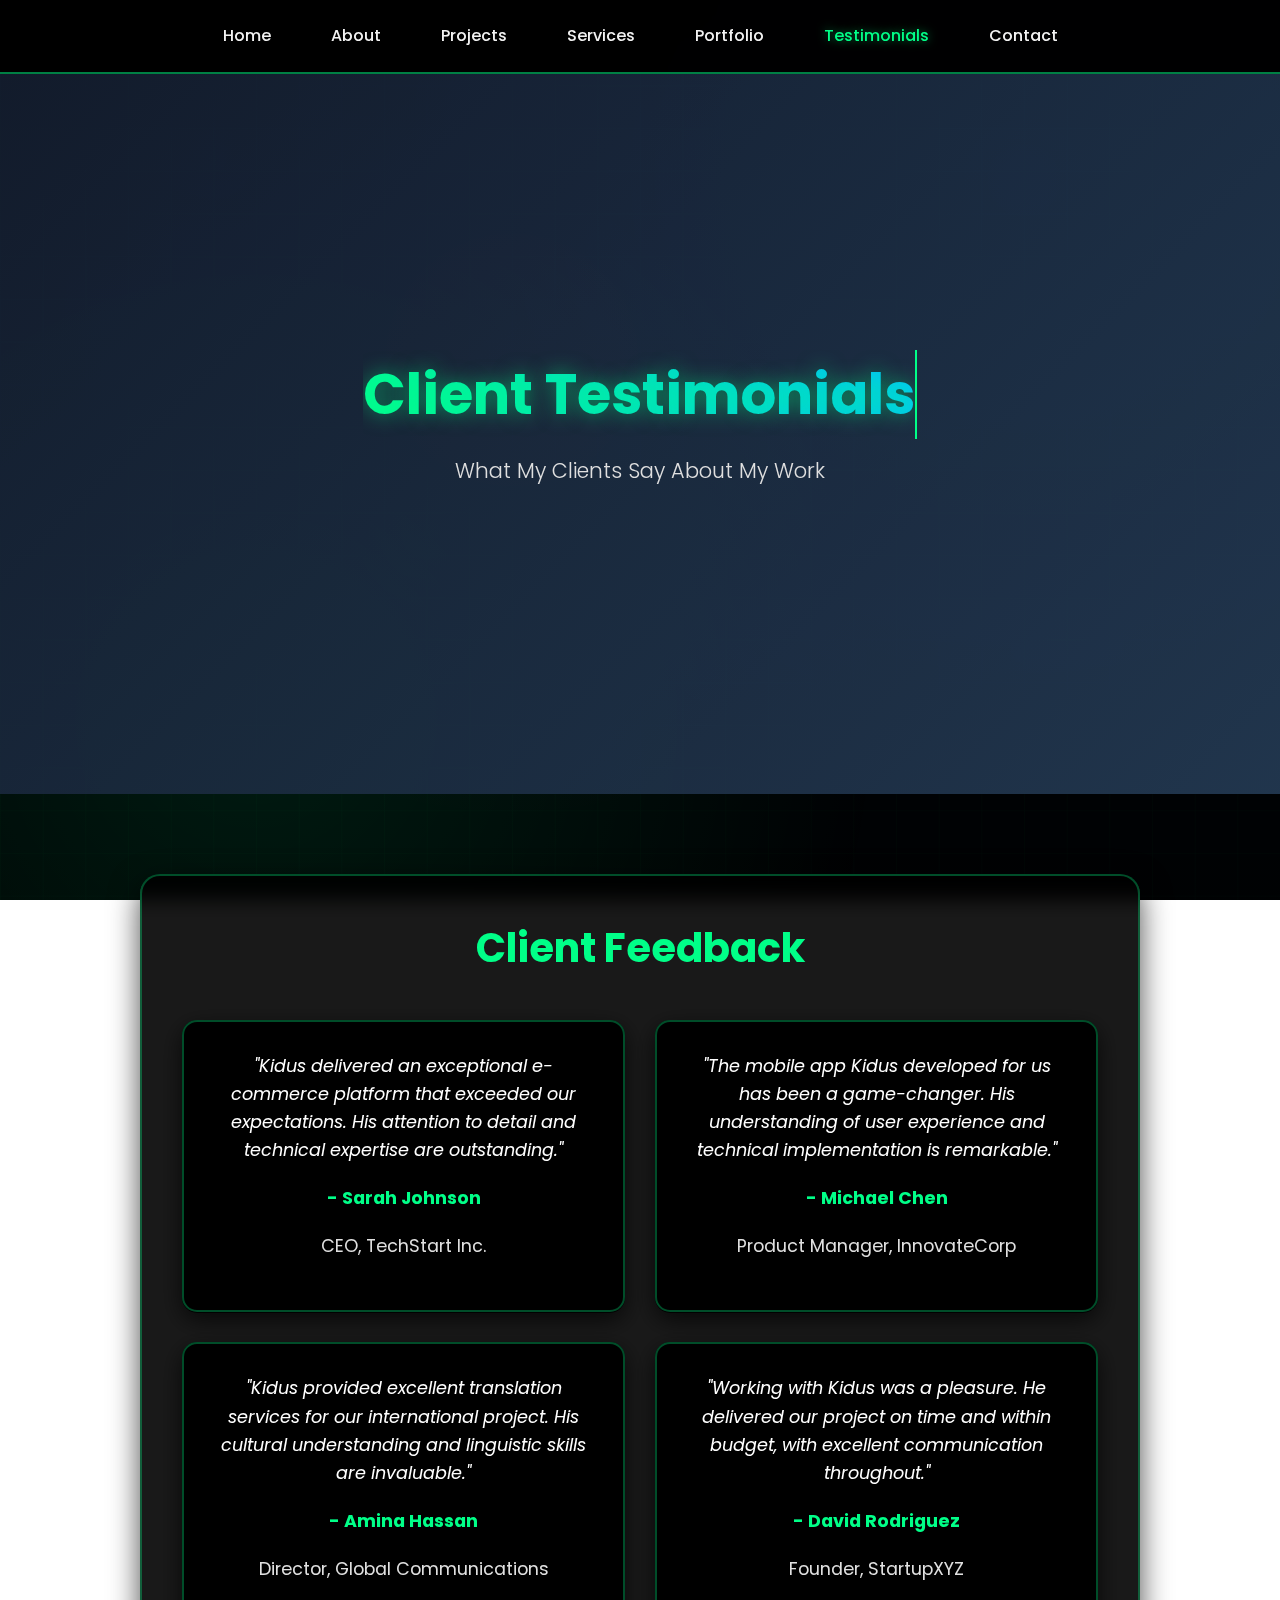
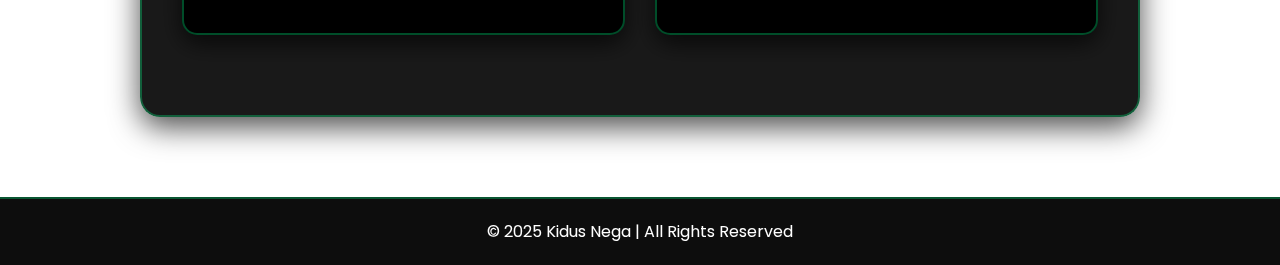
<file: testimonials.html>
<!DOCTYPE html>
<html lang="en">
<head>
  <meta charset="UTF-8">
  <meta name="viewport" content="width=device-width, initial-scale=1.0">
  <title>Testimonials - Kidus Nega | Full-Stack Developer & Translator</title>
  <link rel="stylesheet" href="style.css">
  <link href="https://fonts.googleapis.com/css2?family=Poppins:wght@300;500;700&display=swap" rel="stylesheet">
</head>
<body>
  <nav>
    <ul>
      <li><a href="index.html">Home</a></li>
      <li><a href="about.html">About</a></li>
      <li><a href="projects.html">Projects</a></li>
      <li><a href="services.html">Services</a></li>
      <li><a href="portfolio.html">Portfolio</a></li>
      <li><a href="testimonials.html">Testimonials</a></li>
      <li><a href="contact.html">Contact</a></li>
    </ul>
  </nav>

  <header class="hero">
    <div class="hero-text">
      <h1>Client Testimonials</h1>
      <p>What My Clients Say About My Work</p>
    </div>
  </header>

  <section class="intro">
    <h2>Client Feedback</h2>
    <div class="grid-container">
      <div class="card">
        <p style="font-style: italic; margin-bottom: 20px; color: #ffffff;">"Kidus delivered an exceptional e-commerce platform that exceeded our expectations. His attention to detail and technical expertise are outstanding."</p>
        <p style="color: #00ff88;"><strong>- Sarah Johnson</strong></p>
        <p style="color: #e0e0e0;">CEO, TechStart Inc.</p>
      </div>
      
      <div class="card">
        <p style="font-style: italic; margin-bottom: 20px; color: #ffffff;">"The mobile app Kidus developed for us has been a game-changer. His understanding of user experience and technical implementation is remarkable."</p>
        <p style="color: #00ff88;"><strong>- Michael Chen</strong></p>
        <p style="color: #e0e0e0;">Product Manager, InnovateCorp</p>
      </div>
      
      <div class="card">
        <p style="font-style: italic; margin-bottom: 20px; color: #ffffff;">"Kidus provided excellent translation services for our international project. His cultural understanding and linguistic skills are invaluable."</p>
        <p style="color: #00ff88;"><strong>- Amina Hassan</strong></p>
        <p style="color: #e0e0e0;">Director, Global Communications</p>
      </div>
      
      <div class="card">
        <p style="font-style: italic; margin-bottom: 20px; color: #ffffff;">"Working with Kidus was a pleasure. He delivered our project on time and within budget, with excellent communication throughout."</p>
        <p style="color: #00ff88;"><strong>- David Rodriguez</strong></p>
        <p style="color: #e0e0e0;">Founder, StartupXYZ</p>
      </div>
    </div>
  </section>

  <footer>
    <p>© 2025 Kidus Nega | All Rights Reserved</p>
  </footer>

  <script src="script.js"></script>
</body>
</html>
</file>
<file: style.css>
/* Reset & Base Styles */
* {
  margin: 0;
  padding: 0;
  box-sizing: border-box;
}

html {
  scroll-behavior: smooth;
}

body {
  font-family: 'Poppins', sans-serif;
  background: linear-gradient(rgba(0, 0, 0, 0.8), rgba(0, 0, 0, 0.9)), 
              url('data:image/svg+xml,<svg xmlns="http://www.w3.org/2000/svg" viewBox="0 0 1200 800"><defs><pattern id="grid" width="40" height="40" patternUnits="userSpaceOnUse"><path d="M 40 0 L 0 0 0 40" fill="none" stroke="%2300ff88" stroke-width="1" opacity="0.3"/></pattern><radialGradient id="glow" cx="50%" cy="50%" r="50%"><stop offset="0%" style="stop-color:%2300ff88;stop-opacity:0.1"/><stop offset="100%" style="stop-color:%2300ff88;stop-opacity:0"/></radialGradient></defs><rect width="100%" height="100%" fill="%23001122"/><rect width="100%" height="100%" fill="url(%23grid)"/><circle cx="200" cy="150" r="50" fill="url(%23glow)"/><circle cx="800" cy="300" r="80" fill="url(%23glow)"/><circle cx="1000" cy="600" r="60" fill="url(%23glow)"/><circle cx="400" cy="500" r="70" fill="url(%23glow)"/></svg>');
  background-attachment: fixed;
  color: #ffffff;
  line-height: 1.6;
  margin: 0;
  padding: 0;
  overflow-x: hidden;
  position: relative;
}

body::before {
  content: '';
  position: fixed;
  top: 0;
  left: 0;
  width: 100%;
  height: 100%;
  background: 
    radial-gradient(circle at 20% 80%, rgba(0, 255, 136, 0.1) 0%, transparent 50%),
    radial-gradient(circle at 80% 20%, rgba(0, 150, 255, 0.1) 0%, transparent 50%),
    radial-gradient(circle at 40% 40%, rgba(255, 0, 150, 0.05) 0%, transparent 50%);
  pointer-events: none;
  z-index: -1;
}

nav {
  background: rgba(0, 0, 0, 0.95);
  backdrop-filter: blur(10px);
  padding: 15px 0;
  position: sticky;
  top: 0;
  z-index: 1000;
  border-bottom: 2px solid rgba(0, 255, 136, 0.5);
}

nav ul {
  display: flex;
  justify-content: center;
  list-style: none;
  margin: 0;
  padding: 0;
}

nav ul li {
  margin: 0 15px;
  position: relative;
}

nav ul li a {
  text-decoration: none;
  color: #f2f2f2;
  font-weight: 500;
  transition: all 0.2s ease;
  display: block;
  padding: 8px 15px;
  border-radius: 5px;
  position: relative;
  overflow: hidden;
}

nav ul li a:hover {
  color: #00ff88;
  transform: translateY(-2px);
  box-shadow: 0 4px 15px rgba(0, 255, 136, 0.3);
}

.hero {
  background: linear-gradient(135deg, rgba(20, 30, 48, 0.9) 0%, rgba(36, 59, 85, 0.9) 100%);
  color: white;
  text-align: center;
  padding: 120px 20px;
  min-height: 80vh;
  display: flex;
  align-items: center;
  justify-content: center;
  position: relative;
  overflow: hidden;
}

.hero-text {
  max-width: 800px;
  position: relative;
  z-index: 2;
}

.hero h1 {
  font-size: 3.5em;
  margin-bottom: 15px;
  font-weight: 700;
  background: linear-gradient(45deg, #00ff88, #00bfff);
  -webkit-background-clip: text;
  -webkit-text-fill-color: transparent;
  background-clip: text;
  text-shadow: 0 0 20px rgba(0, 255, 136, 0.5);
}

.hero p {
  font-size: 1.3em;
  margin-bottom: 30px;
  font-weight: 300;
  color: #e0e0e0;
}

.btn {
  background: linear-gradient(45deg, #00ff88, #00bfff);
  color: white;
  padding: 15px 30px;
  text-decoration: none;
  font-weight: bold;
  border-radius: 25px;
  transition: all 0.2s ease;
  display: inline-block;
  border: none;
  cursor: pointer;
  position: relative;
  overflow: hidden;
  box-shadow: 0 4px 15px rgba(0, 255, 136, 0.3);
}

.btn:hover {
  transform: translateY(-2px) scale(1.02);
  box-shadow: 0 8px 25px rgba(0, 255, 136, 0.5);
}

.intro {
  max-width: 1000px;
  margin: 80px auto;
  padding: 0 20px;
  text-align: center;
  background: rgba(0, 0, 0, 0.9);
  backdrop-filter: blur(10px);
  border-radius: 20px;
  padding: 40px;
  border: 2px solid rgba(0, 255, 136, 0.3);
  box-shadow: 0 10px 30px rgba(0, 0, 0, 0.7);
}

.intro h2 {
  font-size: 2.5em;
  color: #00ff88;
  margin-bottom: 25px;
  font-weight: 700;
}

.intro h3 {
  font-size: 1.8em;
  color: #00bfff;
  margin-bottom: 20px;
  font-weight: 500;
}

.intro p {
  margin-bottom: 25px;
  color: #ffffff;
  font-size: 1.1em;
}

.intro ul {
  list-style: none;
  padding: 0;
  display: grid;
  grid-template-columns: repeat(auto-fit, minmax(250px, 1fr));
  gap: 20px;
  margin-top: 30px;
}

.intro ul li {
  background: rgba(0, 255, 136, 0.1);
  padding: 15px;
  border-radius: 10px;
  border: 1px solid rgba(0, 255, 136, 0.3);
  transition: all 0.2s ease;
  position: relative;
  overflow: hidden;
  color: #ffffff;
}

.intro ul li::before {
  content: "⚡";
  color: #00ff88;
  font-weight: bold;
  position: absolute;
  left: 15px;
  top: 50%;
  transform: translateY(-50%);
}

.intro ul li:hover {
  background: rgba(0, 255, 136, 0.2);
  transform: translateY(-3px);
  box-shadow: 0 8px 25px rgba(0, 255, 136, 0.3);
}

footer {
  background: rgba(0, 0, 0, 0.95);
  color: white;
  text-align: center;
  padding: 20px 0;
  margin-top: 80px;
  border-top: 2px solid rgba(0, 255, 136, 0.3);
}

/* Responsive Design */
@media (max-width: 768px) {
  nav ul {
    flex-direction: column;
    align-items: center;
  }
  
  nav ul li {
    margin: 5px 0;
  }
  
  .hero h1 {
    font-size: 2.5em;
  }
  
  .hero p {
    font-size: 1.1em;
  }
  
  .intro h2 {
    font-size: 2em;
  }
  
  .intro ul {
    grid-template-columns: 1fr;
  }
}

/* Form Styles */
form {
  margin: 0;
}

input, textarea {
  font-family: 'Poppins', sans-serif;
  font-size: 14px;
  background: rgba(0, 0, 0, 0.8);
  border: 2px solid rgba(0, 255, 136, 0.3);
  color: white;
  padding: 12px;
  border-radius: 8px;
  transition: all 0.2s ease;
}

input::placeholder, textarea::placeholder {
  color: rgba(255, 255, 255, 0.6);
}

input:focus, textarea:focus {
  outline: none;
  border-color: #00ff88;
  box-shadow: 0 0 15px rgba(0, 255, 136, 0.3);
  background: rgba(0, 0, 0, 0.9);
}

/* Grid Layout Improvements */
.grid-container {
  display: grid;
  grid-template-columns: repeat(auto-fit, minmax(300px, 1fr));
  gap: 30px;
  margin-top: 40px;
  margin-bottom: 40px;
}

.grid-container .card {
  text-align: center;
  min-height: 250px;
  display: flex;
  flex-direction: column;
  justify-content: space-between;
}

.grid-container .card h3 {
  color: #00ff88;
  margin-bottom: 15px;
  font-size: 1.5em;
}

.grid-container .card p {
  color: #ffffff;
  margin-bottom: 20px;
  flex-grow: 1;
}

.card {
  background: rgba(0, 0, 0, 0.9);
  backdrop-filter: blur(10px);
  padding: 30px;
  border-radius: 15px;
  border: 2px solid rgba(0, 255, 136, 0.3);
  transition: all 0.2s ease;
  position: relative;
  overflow: hidden;
  box-shadow: 0 8px 25px rgba(0, 0, 0, 0.7);
}

.card:hover {
  transform: translateY(-5px);
  box-shadow: 0 15px 35px rgba(0, 255, 136, 0.2);
  border-color: rgba(0, 255, 136, 0.5);
}

/* Typewriter Effect */
.typewriter {
  overflow: hidden;
  border-right: 2px solid #00ff88;
  white-space: nowrap;
  animation: typing 2s steps(40, end), blink-caret 0.75s step-end infinite;
}

@keyframes typing {
  from { width: 0; }
  to { width: 100%; }
}

@keyframes blink-caret {
  from, to { border-color: transparent; }
  50% { border-color: #00ff88; }
}

/* Color Changing Hire Me Button */
.hero .btn {
  animation: colorChange 4s infinite;
}

@keyframes colorChange {
  0% {
    background: linear-gradient(45deg, #00ff88, #00bfff);
    color: black;
  }
  50% {
    background: linear-gradient(45deg, #ffffff, #f0f0f0);
    color: black;
  }
  100% {
    background: linear-gradient(45deg, #00ff88, #00bfff);
    color: black;
  }
}
  
/* Glowing Golden Stars */
.star {
  position: fixed;
  width: 6px;
  height: 6px;
  background: #00ff88;
  border-radius: 50%;
  box-shadow: 
    0 0 8px #00ff88,
    0 0 16px #00ff88,
    0 0 24px #00ff88;
  animation: blink 2s infinite, float 6s infinite;
  z-index: 1000;
  pointer-events: none;
  opacity: 0;
}

.star::before {
  content: '';
  position: absolute;
  top: -3px;
  left: -3px;
  width: 12px;
  height: 12px;
  background: transparent;
  border: 1px solid #00ff88;
  border-radius: 50%;
  animation: pulse 1.5s infinite;
}

@keyframes blink {
  0%, 40% {
    opacity: 0;
    transform: scale(0.5);
  }
  50%, 90% {
    opacity: 1;
    transform: scale(1);
  }
  100% {
    opacity: 0;
    transform: scale(0.5);
  }
}

@keyframes float {
  0% {
    transform: translateY(0px) translateX(0px);
  }
  25% {
    transform: translateY(-15px) translateX(10px);
  }
  50% {
    transform: translateY(-25px) translateX(-5px);
  }
  75% {
    transform: translateY(-10px) translateX(-15px);
  }
  100% {
    transform: translateY(0px) translateX(0px);
  }
}

@keyframes pulse {
  0%, 100% {
    opacity: 0.3;
    transform: scale(1);
  }
  50% {
    opacity: 0.8;
    transform: scale(1.3);
  }
}

/* Different star sizes and speeds */
.star.small {
  width: 4px;
  height: 4px;
  animation-duration: 1.5s, 8s;
}

.star.medium {
  width: 6px;
  height: 6px;
  animation-duration: 2s, 6s;
}

.star.large {
  width: 8px;
  height: 8px;
  animation-duration: 2.5s, 4s;
}
</file>
